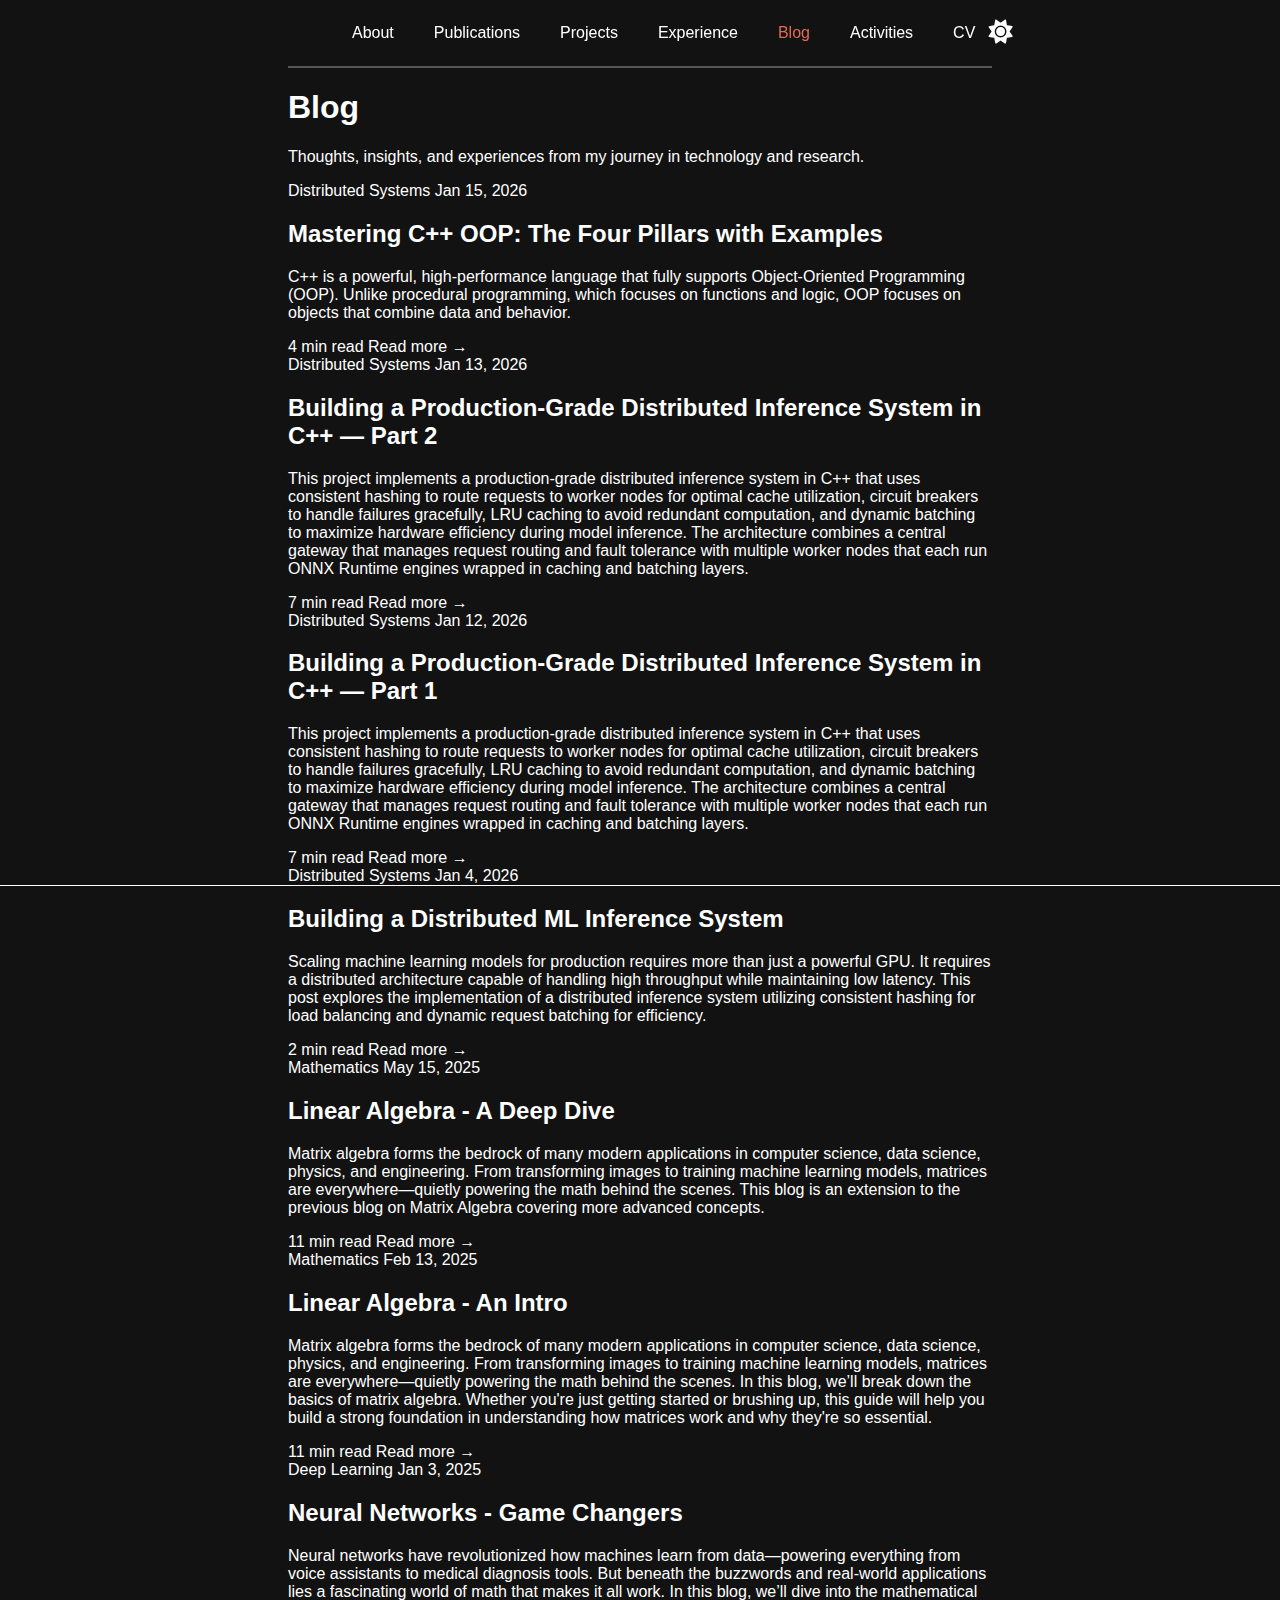
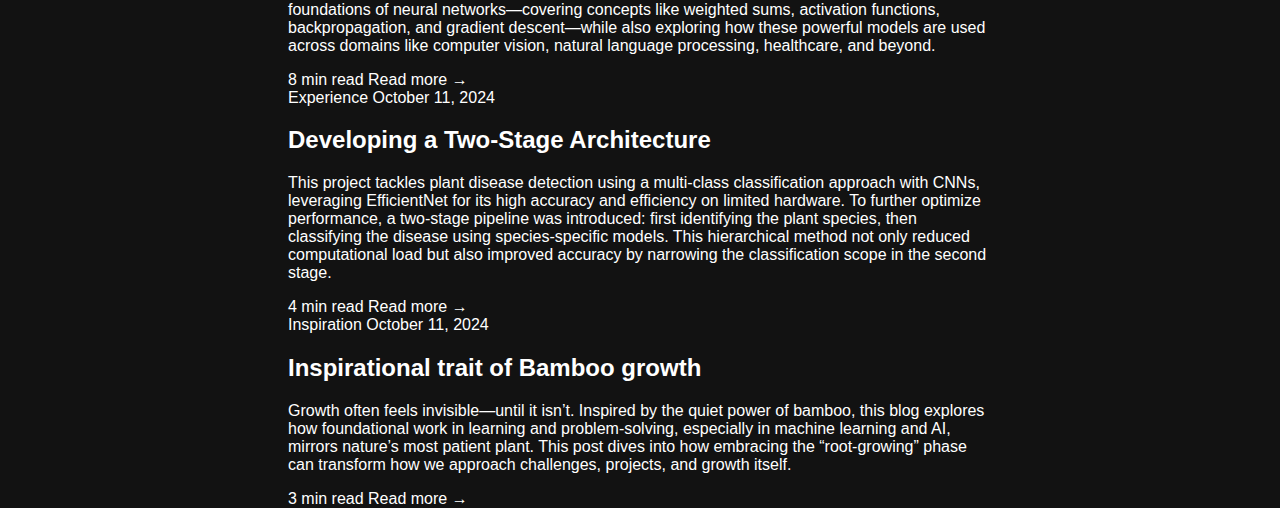
<file: blog.html>
<!DOCTYPE html>
<html lang="en" data-theme="dark">
<head>
  <meta charset="UTF-8" />
  <meta name="viewport" content="width=device-width, initial-scale=1.0"/>
  <title>Blog | Abhiram</title>
  <meta name="viewport" content="width=device-width, initial-scale=1.0">
  <meta name="description" content="Personal website of Abhiram Dodda, showcasing research, publications, and experience">
  <meta name='keywords' content='portfolio, abhiram, dodda, abhiram dodda, portfolio website, personal website'>
  <meta name='author' content='Abhiram Dodda'>
  <!-- Font Awesome -->
  <link href="https://cdnjs.cloudflare.com/ajax/libs/font-awesome/6.0.0-beta3/css/all.min.css" rel="stylesheet">
  <link rel="icon" type="image/png" sizes="32x32" href="data/img/ad.png">
  <link rel="stylesheet" href="styles.css" />
</head>
<body data-page="blog">
    <header>
        <nav class="nav-bar fixed-top">
          <div class="container nav-container">
            <button id="menu-toggle" aria-label="Toggle Menu" aria-expanded="false" class="toggle">
              <i class="fas fa-bars"></i>
            </button>
            <ul class="nav-links">
              <li><a href="index.html" class="nav-link" data-page="home">About</a></li>
              <li><a href="publications.html" class="nav-link" data-page="publications">Publications</a></li>
              <li><a href="projects.html" class="nav-link" data-page="projects">Projects</a></li>
              <li><a href="experience.html" class="nav-link" data-page="experience">Experience</a></li>
              <li><a href="blog.html" class="nav-link active" data-page="blog">Blog</a></li>
              <li><a href="activities.html" class="nav-link" data-page="activities">Activities</a></li>
              <li><a href="cv.html" class="nav-link" data-page="cv">CV</a></li>
            </ul>
            <button id="theme-toggle" aria-label="Toggle Theme">
              <i class="fas fa-sun"></i>
            </button>
          </div>
        </nav>
      </header>
  <div class="blog-container">
    <div class="fade-in-up active">
      <h1>Blog</h1>
      <p>Thoughts, insights, and experiences from my journey in technology and research.</p>
    </div>

    <div class="blog-grid">
      <div class="blog-card fade-in-right active">
        <!-- <div class="blog-image">
          <img src="data/img/matrix.png" alt="Building Effective Ensemble Models for Medical Image Analysis" loading="lazy" />
        </div> -->
        <div class="blog-content">
          <div class="blog-meta">
            <span>Distributed Systems</span>
            <span>Jan 15, 2026</span>
          </div>
          <h2 class="blog-title">Mastering C++ OOP: The Four Pillars with Examples</h2>
          <p class="blog-excerpt">C++ is a powerful, high-performance language that fully supports Object-Oriented Programming (OOP). Unlike procedural programming, which focuses on functions and logic, OOP focuses on objects that combine data and behavior. 

          </p>
          <div class="blog-meta">
            <span class="text-sm text-muted">4 min read</span>
            <a href="https://medium.com/@abhiramdodda/mastering-c-oop-the-four-pillars-with-examples-355898cf1b87" class="read-more">Read more <span>→</span></a>
          </div>
        </div>
      </div>
      <div class="blog-card fade-in-right active">
        <!-- <div class="blog-image">
          <img src="data/img/matrix.png" alt="Building Effective Ensemble Models for Medical Image Analysis" loading="lazy" />
        </div> -->
        <div class="blog-content">
          <div class="blog-meta">
            <span>Distributed Systems</span>
            <span>Jan 13, 2026</span>
          </div>
          <h2 class="blog-title">Building a Production-Grade Distributed Inference System in C++ — Part 2</h2>
          <p class="blog-excerpt">This project implements a production-grade distributed inference system in C++ that uses consistent hashing to route requests to worker nodes for optimal cache utilization, circuit breakers to handle failures gracefully, LRU caching to avoid redundant computation, and dynamic batching to maximize hardware efficiency during model inference. The architecture combines a central gateway that manages request routing and fault tolerance with multiple worker nodes that each run ONNX Runtime engines wrapped in caching and batching layers. 

          </p>
          <div class="blog-meta">
            <span class="text-sm text-muted">7 min read</span>
            <a href="https://medium.com/@abhiramdodda/building-a-production-grade-distributed-inference-system-in-c-part-2-50d0d3ba290d" class="read-more">Read more <span>→</span></a>
          </div>
        </div>
      </div>
      <div class="blog-card fade-in-right active">
        <!-- <div class="blog-image">
          <img src="data/img/matrix.png" alt="Building Effective Ensemble Models for Medical Image Analysis" loading="lazy" />
        </div> -->
        <div class="blog-content">
          <div class="blog-meta">
            <span>Distributed Systems</span>
            <span>Jan 12, 2026</span>
          </div>
          <h2 class="blog-title">Building a Production-Grade Distributed Inference System in C++ — Part 1</h2>
          <p class="blog-excerpt">This project implements a production-grade distributed inference system in C++ that uses consistent hashing to route requests to worker nodes for optimal cache utilization, circuit breakers to handle failures gracefully, LRU caching to avoid redundant computation, and dynamic batching to maximize hardware efficiency during model inference. The architecture combines a central gateway that manages request routing and fault tolerance with multiple worker nodes that each run ONNX Runtime engines wrapped in caching and batching layers. 

          </p>
          <div class="blog-meta">
            <span class="text-sm text-muted">7 min read</span>
            <a href="https://medium.com/@abhiramdodda/building-a-production-grade-distributed-inference-system-in-c-part-1-11b933d9216f" class="read-more">Read more <span>→</span></a>
          </div>
        </div>
      </div>

      <div class="blog-card fade-in-right active">
        <!-- <div class="blog-image">
          <img src="data/img/matrix.png" alt="Building Effective Ensemble Models for Medical Image Analysis" loading="lazy" />
        </div> -->
        <div class="blog-content">
          <div class="blog-meta">
            <span>Distributed Systems</span>
            <span>Jan 4, 2026</span>
          </div>
          <h2 class="blog-title">Building a Distributed ML Inference System</h2>
          <p class="blog-excerpt">Scaling machine learning models for production requires more than just a powerful GPU. It requires a distributed architecture capable of handling high throughput while maintaining low latency. This post explores the implementation of a distributed inference system utilizing consistent hashing for load balancing and dynamic request batching for efficiency.

          </p>
          <div class="blog-meta">
            <span class="text-sm text-muted">2 min read</span>
            <a href="https://medium.com/@abhiramdodda/building-a-distributed-ml-inference-system-6d8d48ad873a" class="read-more">Read more <span>→</span></a>
          </div>
        </div>
      </div>

      <div class="blog-card fade-in-right active">
        <!-- <div class="blog-image">
          <img src="data/img/matrix.png" alt="Building Effective Ensemble Models for Medical Image Analysis" loading="lazy" />
        </div> -->
        <div class="blog-content">
          <div class="blog-meta">
            <span>Mathematics</span>
            <span>May 15, 2025</span>
          </div>
          <h2 class="blog-title">Linear Algebra - A Deep Dive</h2>
          <p class="blog-excerpt">Matrix algebra forms the bedrock of many modern applications in computer science, data science, physics, and engineering. From transforming images to training machine learning models, matrices are everywhere—quietly powering the math behind the scenes. This blog is an extension to the previous blog on Matrix Algebra covering more advanced concepts.

          </p>
          <div class="blog-meta">
            <span class="text-sm text-muted">11 min read</span>
            <a href="https://abhiramdodda.notion.site/Matrix-Algebra-The-Deep-Dive-198b62a47e4580308f3ef02420f50f82" class="read-more">Read more <span>→</span></a>
          </div>
        </div>
      </div>

      <div class="blog-card fade-in-right active">
        <!-- <div class="blog-image">
          <img src="data/img/matrix.png" alt="Building Effective Ensemble Models for Medical Image Analysis" loading="lazy" />
        </div> -->
        <div class="blog-content">
          <div class="blog-meta">
            <span>Mathematics</span>
            <span>Feb 13, 2025</span>
          </div>
          <h2 class="blog-title">Linear Algebra - An Intro</h2>
          <p class="blog-excerpt">Matrix algebra forms the bedrock of many modern applications in computer science, data science, physics, and engineering. From transforming images to training machine learning models, matrices are everywhere—quietly powering the math behind the scenes. In this blog, we’ll break down the basics of matrix algebra. Whether you're just getting started or brushing up, this guide will help you build a strong foundation in understanding how matrices work and why they're so essential.

          </p>
          <div class="blog-meta">
            <span class="text-sm text-muted">11 min read</span>
            <a href="https://medium.com/@abhiramdodda/matrix-algebra-the-tip-of-the-ice-berg-f5b984242726" class="read-more">Read more <span>→</span></a>
          </div>
        </div>
      </div>

      <div class="blog-card fade-in-left active">
        <!-- <div class="blog-image">
          <img src="data/img/neural.png" alt="Deep Learning Approaches for Retinal Disease Detection" loading="lazy" />
        </div> -->
        <div class="blog-content">
          <div class="blog-meta">
            <span>Deep Learning</span>
            <span>Jan 3, 2025</span>
          </div>
          <h2 class="blog-title">Neural Networks - Game Changers</h2>
          <p class="blog-excerpt">Neural networks have revolutionized how machines learn from data—powering everything from voice assistants to medical diagnosis tools. But beneath the buzzwords and real-world applications lies a fascinating world of math that makes it all work. In this blog, we’ll dive into the mathematical foundations of neural networks—covering concepts like weighted sums, activation functions, backpropagation, and gradient descent—while also exploring how these powerful models are used across domains like computer vision, natural language processing, healthcare, and beyond.</p>
          <div class="blog-meta">
            <span class="text-sm text-muted">8 min read</span>
            <a href="https://medium.com/@abhiramdodda/neural-networks-game-changers-951e0231126e" class="read-more">Read more <span>→</span></a>
          </div>
        </div>
      </div>

      <div class="blog-card fade-in-left active">
        <!-- <div class="blog-image">
          <img src="data/img/publication_4.jpeg" alt="My Experience at Amazon ML Summer School" loading="lazy" />
        </div> -->
        <div class="blog-content">
          <div class="blog-meta">
            <span>Experience</span>
            <span>October 11, 2024</span>
          </div>
          <h2 class="blog-title">Developing a Two-Stage Architecture</h2>
          <p class="blog-excerpt">This project tackles plant disease detection using a multi-class classification approach with CNNs, leveraging EfficientNet for its high accuracy and efficiency on limited hardware. To further optimize performance, a two-stage pipeline was introduced: first identifying the plant species, then classifying the disease using species-specific models. This hierarchical method not only reduced computational load but also improved accuracy by narrowing the classification scope in the second stage.</p>
          <div class="blog-meta">
            <span class="text-sm text-muted">4 min read</span>
            <a href="https://medium.com/@abhiramdodda/why-just-one-cnn-model-a-two-stage-cnn-architecture-df877566ea8c" class="read-more">Read more <span>→</span></a>
          </div>
        </div>
      </div>

      <div class="blog-card fade-in-right active">
        <!-- <div class="blog-image">
          <img src="data/img/bamboo.png" alt="Bamboo " loading="lazy" />
        </div> -->
        <div class="blog-content">
          <div class="blog-meta">
            <span>Inspiration</span>
            <span>October 11, 2024</span>
          </div>
          <h2 class="blog-title">Inspirational trait of Bamboo growth</h2>
          <p class="blog-excerpt">Growth often feels invisible—until it isn’t. Inspired by the quiet power of bamboo, this blog explores how foundational work in learning and problem-solving, especially in machine learning and AI, mirrors nature’s most patient plant. This post dives into how embracing the “root-growing” phase can transform how we approach challenges, projects, and growth itself.</p>
          <div class="blog-meta">
            <span class="text-sm text-muted">3 min read</span>
            <a href="https://medium.com/@abhiramdodda/inspiration-from-bamboo-d1d000e8eef3" class="read-more">Read more <span>→</span></a>
          </div>
        </div>
      </div>

      <!-- <div class="blog-card fade-in-left active">
        <div class="blog-image">
          <img src="https://images.pexels.com/photos/5198252/pexels-photo-5198252.jpeg?auto=compress&cs=tinysrgb&w=1260&h=750&dpr=1" alt="The Importance of Research Publication for Undergraduate Students" loading="lazy" />
        </div>
        <div class="blog-content">
          <div class="blog-meta">
            <span>Academic</span>
            <span>February 15, 2025</span>
          </div>
          <h2 class="blog-title">The Importance of Research Publication for Undergraduate Students</h2>
          <p class="blog-excerpt">Why undergraduate students should consider publishing research papers and how it can benefit their academic and professional growth.</p>
          <div class="blog-meta">
            <span class="text-sm text-muted">4 min read</span>
            <a href="/blog/5" class="read-more">Read more <span>→</span></a>
          </div>
        </div>
      </div>

       -->
    </div>

    <div class="false-div"></div>
  </div>
  <footer class="footer">
    <div class="footer-content">
        <p></p>
    </div>
  </footer>
  <script src="script.js"></script>
</body>
</html>
</file>
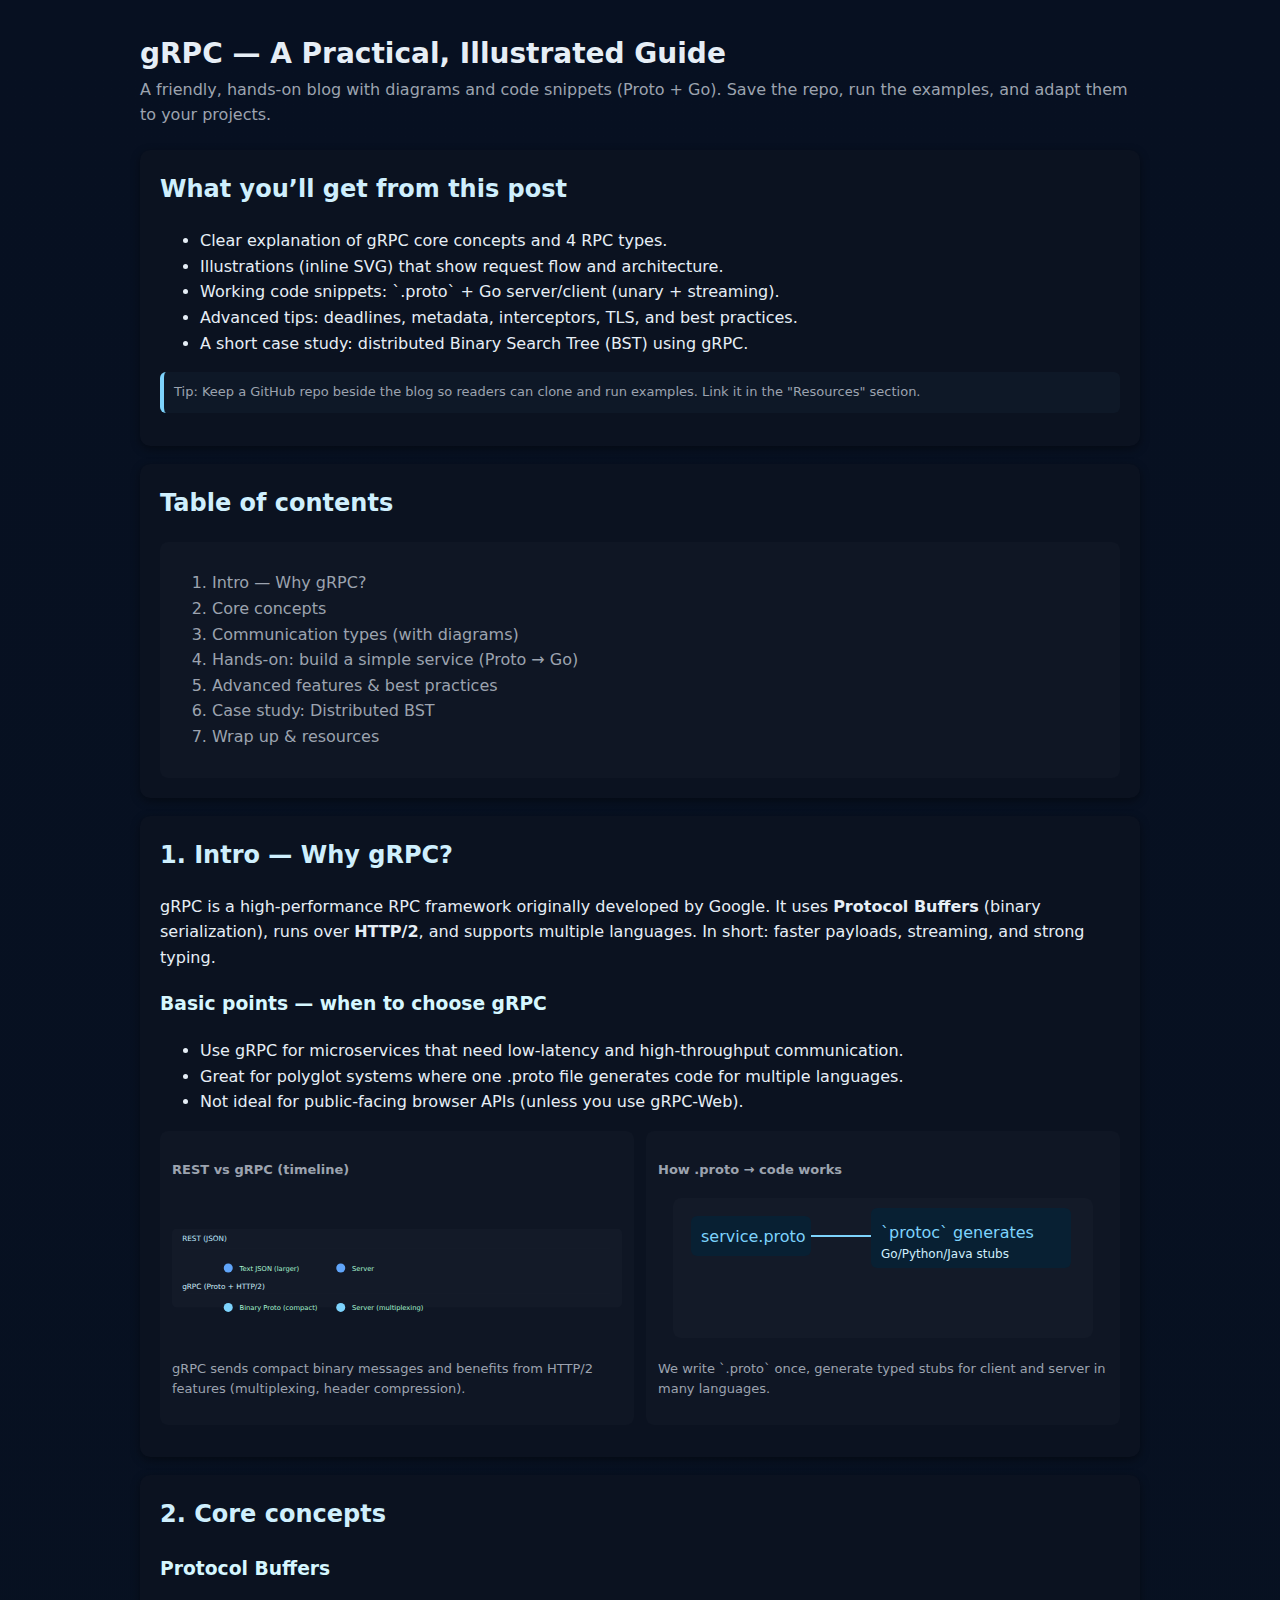
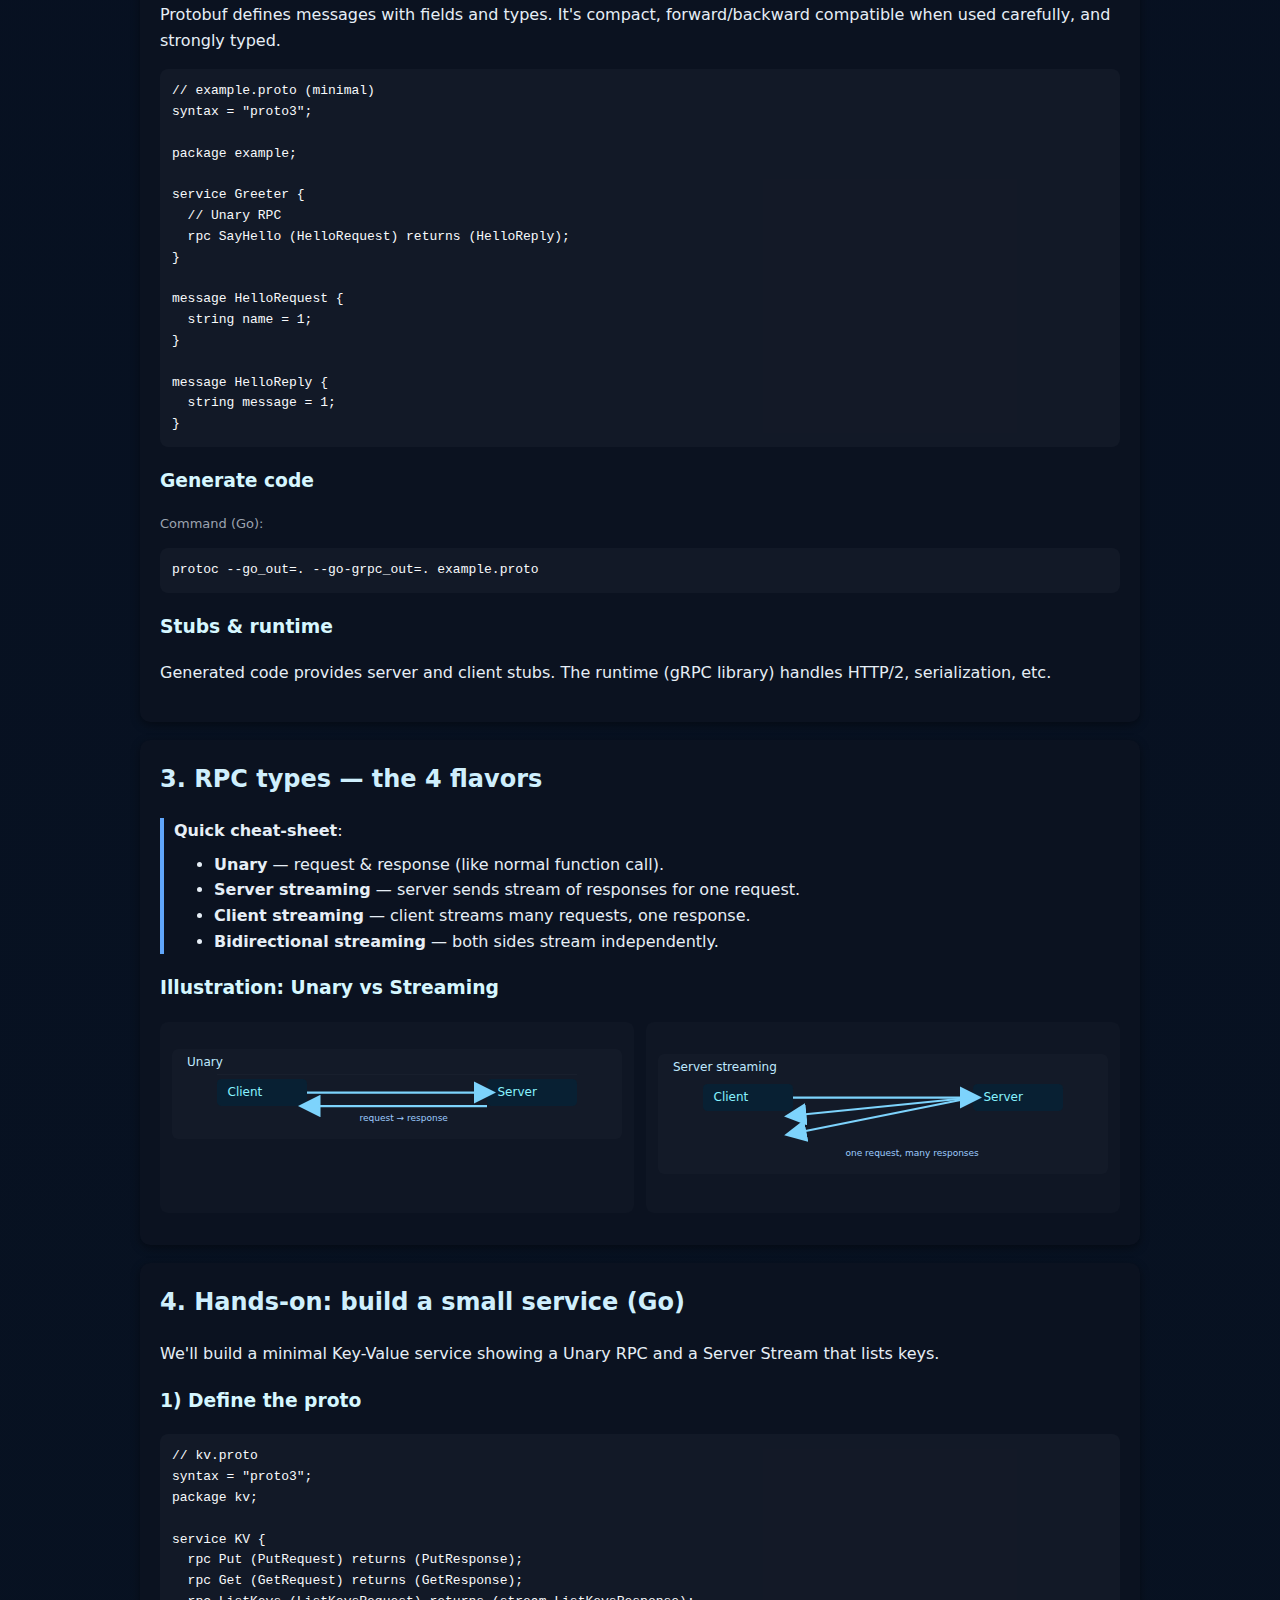
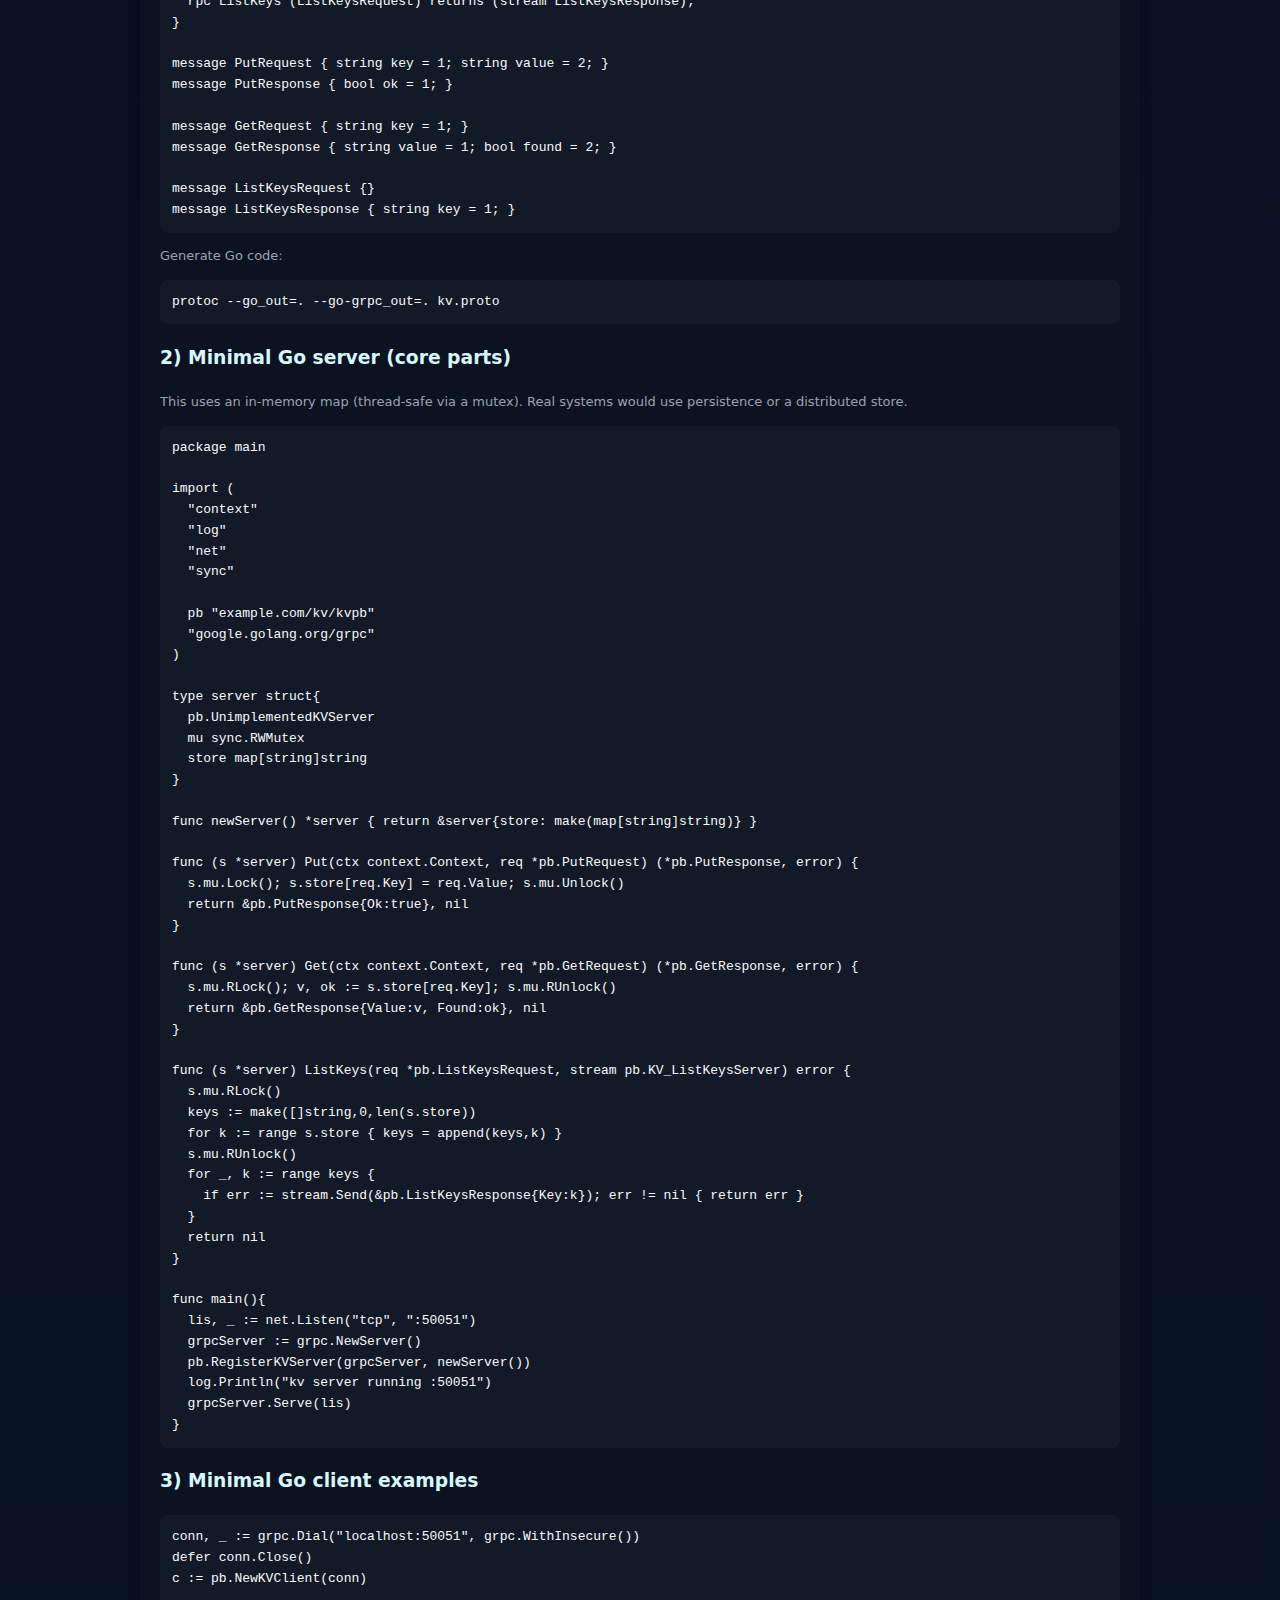
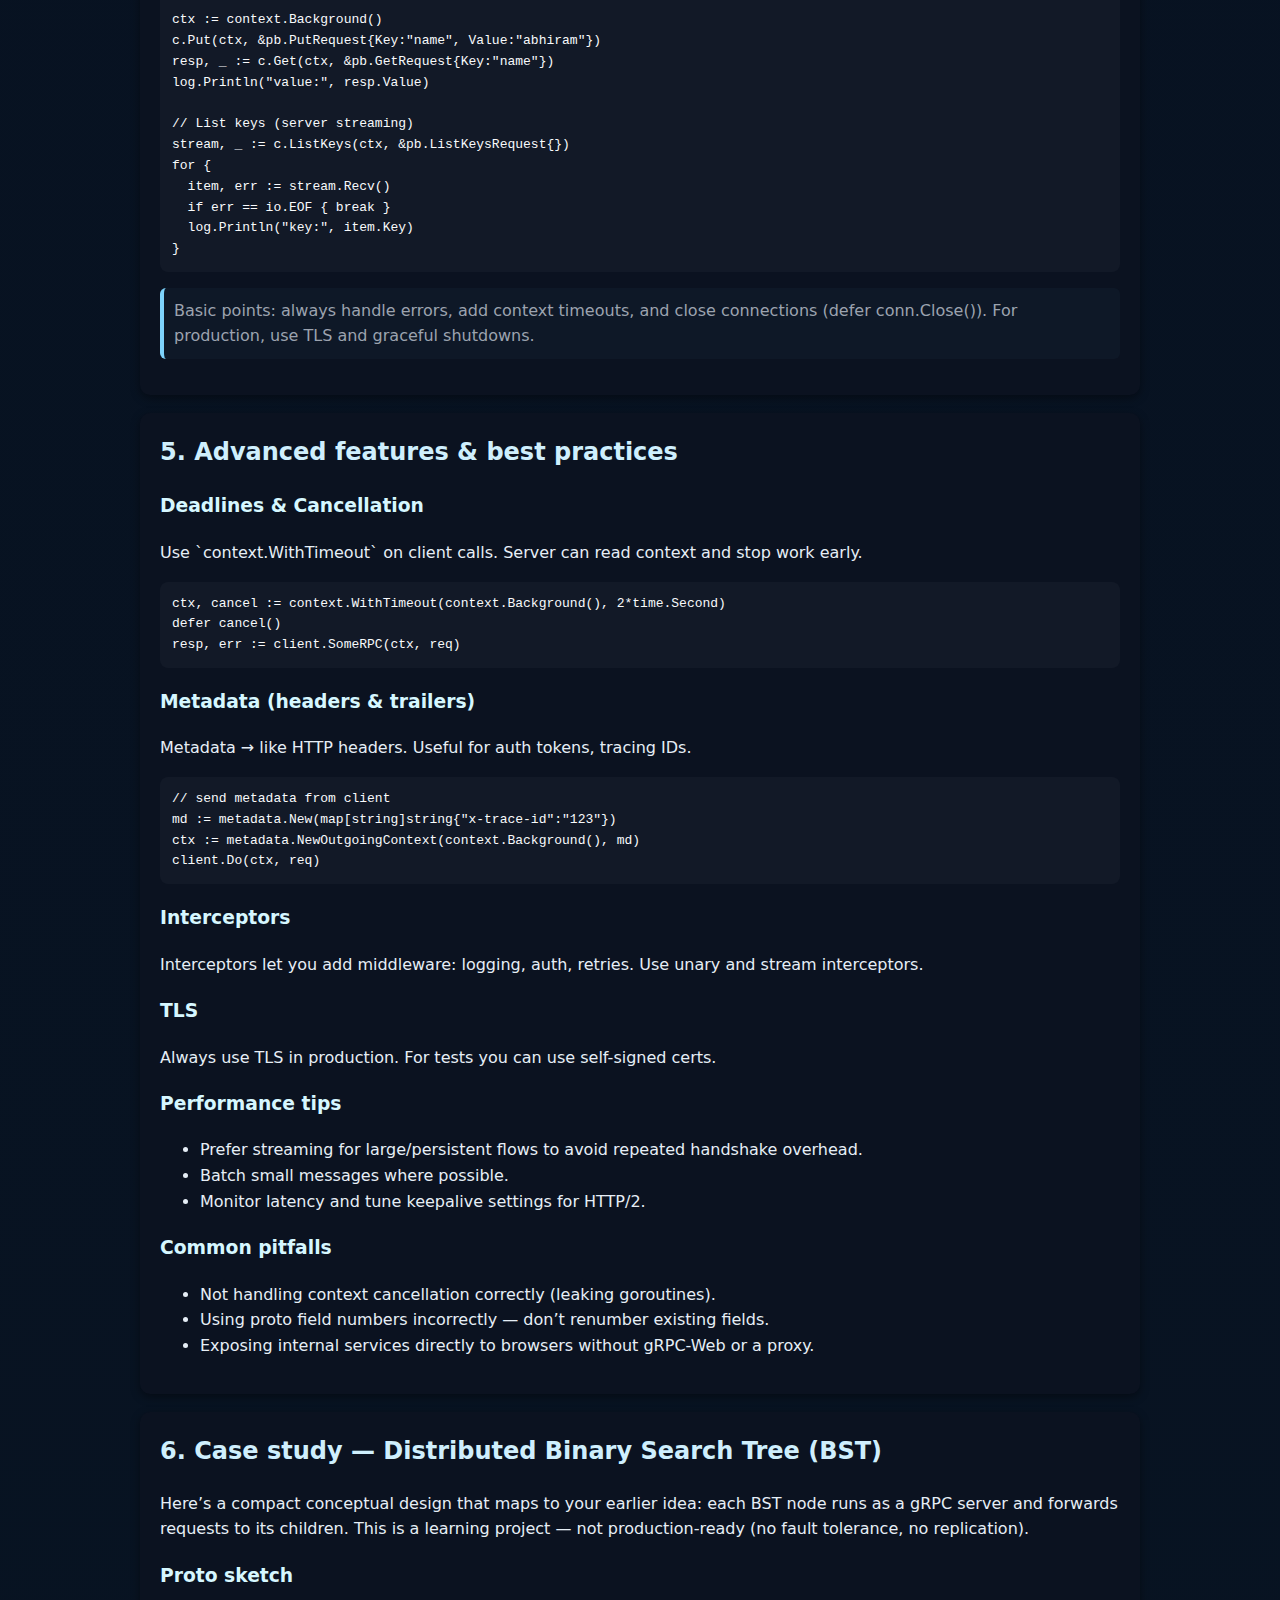
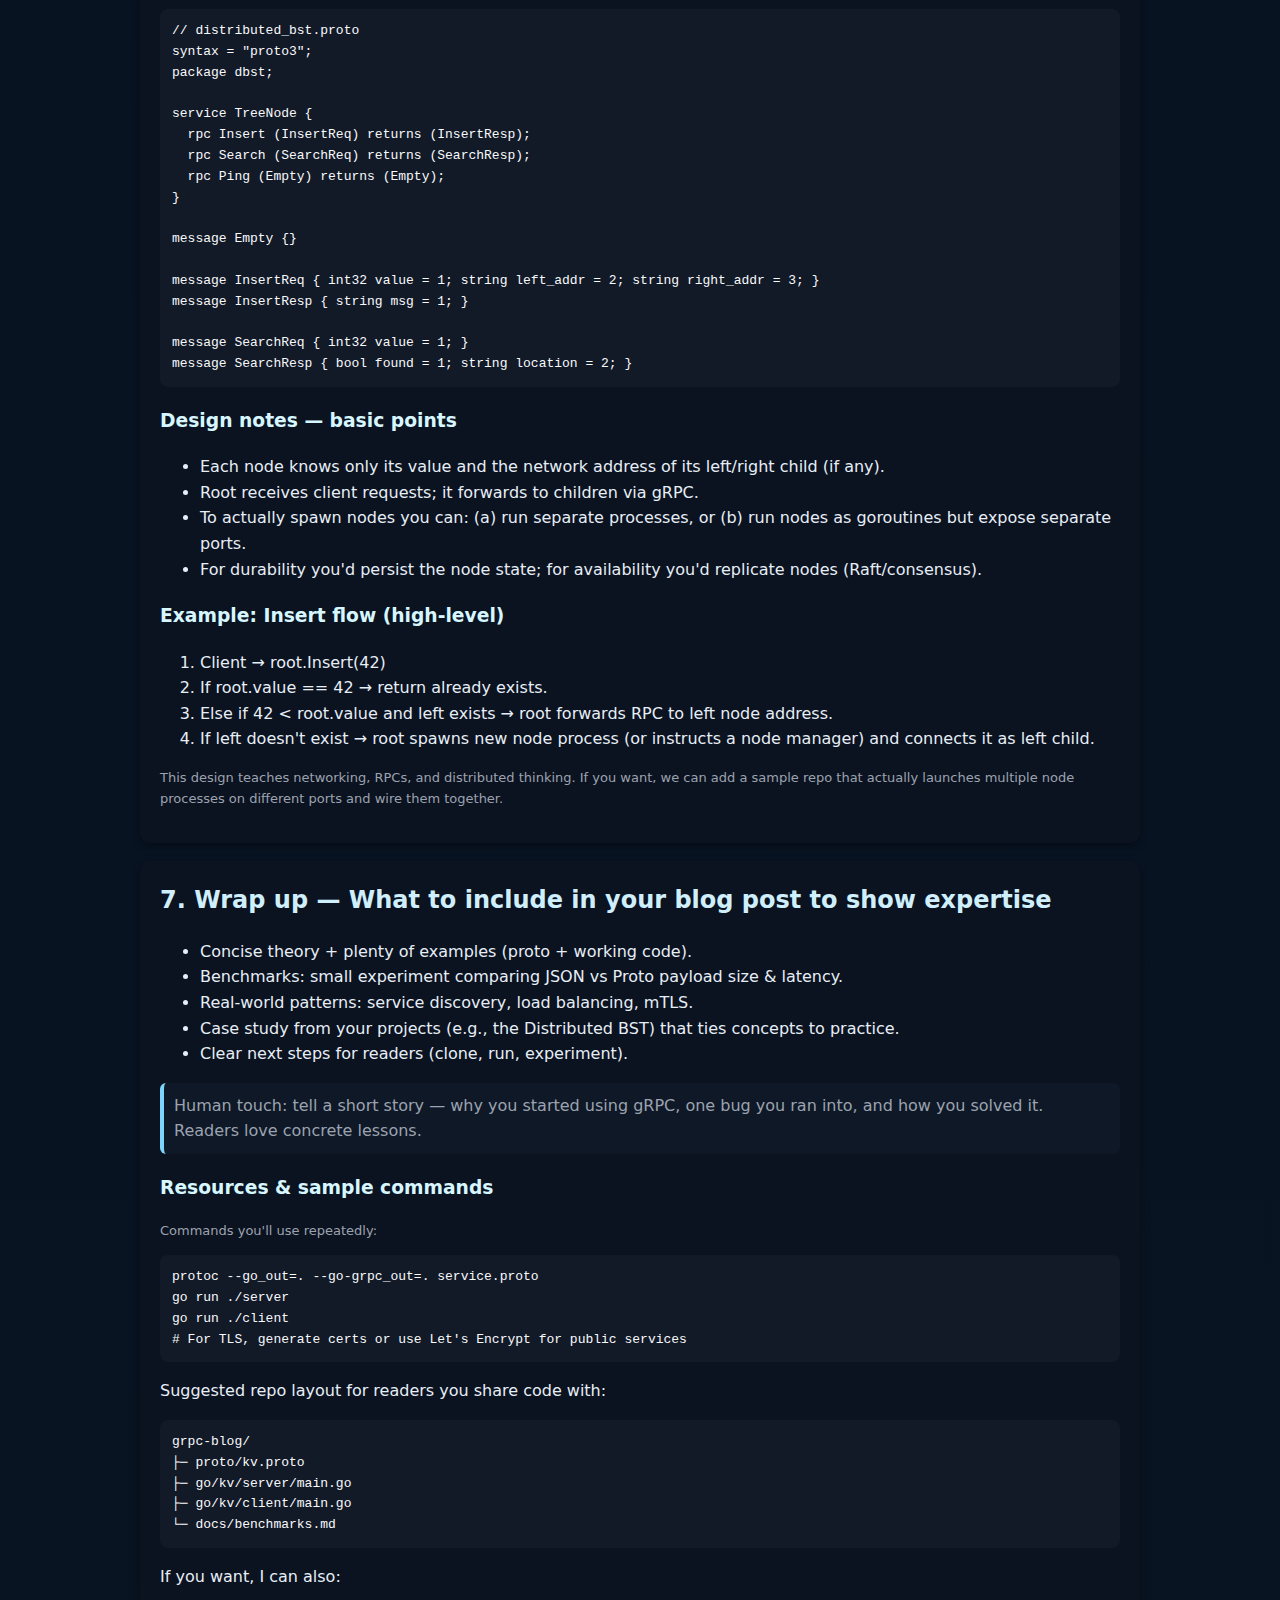
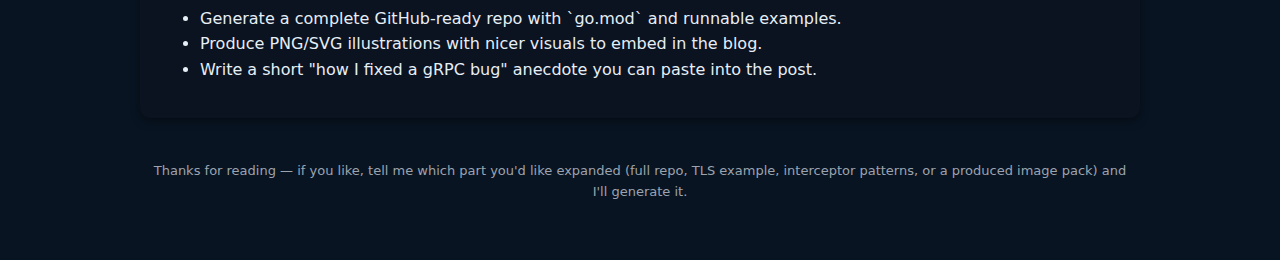
<file: grpc_blog.html>
<!doctype html>
<html lang="en">
<head>
  <meta charset="utf-8" />
  <meta name="viewport" content="width=device-width,initial-scale=1" />
  <title>gRPC — A Practical, Illustrated Guide</title>
  <style>
    :root{
      --bg:#0f1724;
      --card:#0b1220;
      --accent:#7dd3fc;
      --muted:#9ca3af;
      --glass: rgba(255,255,255,0.03);
      --mono: "SFMono-Regular", Menlo, Monaco, "Courier New", monospace;
    }
    body{
      margin:0;
      font-family: Inter, ui-sans-serif, system-ui, -apple-system, "Segoe UI", Roboto, "Helvetica Neue", Arial;
      background: linear-gradient(180deg, #071021 0%, #081422 100%);
      color:#e6eef6;
      line-height:1.6;
      padding:32px;
    }
    .container{ max-width:1000px; margin:0 auto; }
    header{ display:flex; align-items:center; gap:16px; margin-bottom:22px; }
    header h1{ margin:0; font-size:28px; }
    header p{ margin:0; color:var(--muted); }
    .hero{
      background:linear-gradient(90deg, rgba(125,211,252,0.06), rgba(99,102,241,0.03));
      border-radius:12px;
      padding:18px;
      box-shadow: 0 6px 30px rgba(2,6,23,0.6);
      margin-bottom:18px;
    }
    .section{ background:var(--card); border-radius:10px; padding:20px; margin-bottom:18px; box-shadow: 0 3px 10px rgba(0,0,0,0.4); }
    h2{ margin-top:0; color: #cfeffd; }
    h3{ color:#d6f7ff; }
    .muted{ color:var(--muted); }
    pre{ background:var(--glass); padding:12px; border-radius:8px; overflow:auto; font-family:var(--mono); font-size:13px; color:#dbeafe; }
    code{ font-family:var(--mono); color:#f8fafc; }
    .note{ background: rgba(125,211,252,0.03); border-left:4px solid var(--accent); padding:10px; border-radius:6px; color:var(--muted); }
    ul{ margin-top:8px; }
    .diagram{ display:flex; gap:12px; flex-wrap:wrap; margin:12px 0; }
    .svg-card{ background:rgba(255,255,255,0.02); padding:12px; border-radius:8px; flex:1 1 320px; }
    footer{ text-align:center; color:var(--muted); padding:12px; margin-top:18px; }
    .toc{ background:rgba(255,255,255,0.02); padding:12px; border-radius:8px; color:var(--muted); }
    .btn{ display:inline-block; padding:8px 12px; background:var(--accent); color:#032; font-weight:600; border-radius:8px; text-decoration:none; margin-right:8px; }
    .small{ font-size:13px; color:var(--muted); }
    .callout{ border-left:4px solid #60a5fa; padding-left:10px; margin:10px 0; }
    .code-meta{ margin-bottom:8px; color:var(--muted); font-size:13px; }
  </style>
</head>
<body>
  <div class="container">
    <header>
      <div>
        <h1>gRPC — A Practical, Illustrated Guide</h1>
        <p class="muted">A friendly, hands-on blog with diagrams and code snippets (Proto + Go). Save the repo, run the examples, and adapt them to your projects.</p>
      </div>
    </header>

    <section class="hero section">
      <h2>What you’ll get from this post</h2>
      <ul>
        <li>Clear explanation of gRPC core concepts and 4 RPC types.</li>
        <li>Illustrations (inline SVG) that show request flow and architecture.</li>
        <li>Working code snippets: `.proto` + Go server/client (unary + streaming).</li>
        <li>Advanced tips: deadlines, metadata, interceptors, TLS, and best practices.</li>
        <li>A short case study: distributed Binary Search Tree (BST) using gRPC.</li>
      </ul>
      <p class="note small">Tip: Keep a GitHub repo beside the blog so readers can clone and run examples. Link it in the "Resources" section.</p>
    </section>

    <section class="section">
      <h2>Table of contents</h2>
      <div class="toc">
        <ol>
          <li>Intro — Why gRPC?</li>
          <li>Core concepts</li>
          <li>Communication types (with diagrams)</li>
          <li>Hands-on: build a simple service (Proto → Go)</li>
          <li>Advanced features & best practices</li>
          <li>Case study: Distributed BST</li>
          <li>Wrap up & resources</li>
        </ol>
      </div>
    </section>

    <!-- INTRO -->
    <section class="section">
      <h2>1. Intro — Why gRPC?</h2>
      <p>gRPC is a high-performance RPC framework originally developed by Google. It uses <strong>Protocol Buffers</strong> (binary serialization), runs over <strong>HTTP/2</strong>, and supports multiple languages. In short: faster payloads, streaming, and strong typing.</p>

      <h3>Basic points — when to choose gRPC</h3>
      <ul>
        <li>Use gRPC for microservices that need low-latency and high-throughput communication.</li>
        <li>Great for polyglot systems where one .proto file generates code for multiple languages.</li>
        <li>Not ideal for public-facing browser APIs (unless you use gRPC-Web).</li>
      </ul>

      <div class="diagram">
        <div class="svg-card">
          <h4 class="small">REST vs gRPC (timeline)</h4>
          <svg width="100%" height="140" viewBox="0 0 800 140" xmlns="http://www.w3.org/2000/svg">
            <rect x="0" y="0" width="800" height="140" rx="8" fill="rgba(255,255,255,0.02)"/>
            <text x="18" y="22" fill="#bfe9ff" font-size="13">REST (JSON)</text>
            <line x1="18" y1="36" x2="780" y2="36" stroke="rgba(255,255,255,0.03)"/>
            <circle cx="100" cy="70" r="8" fill="#60a5fa" /><text x="120" y="75" fill="#a7f3d0" font-size="12">Text JSON (larger)</text>
            <circle cx="300" cy="70" r="8" fill="#60a5fa" /><text x="320" y="75" fill="#a7f3d0" font-size="12">Server</text>
            <text x="18" y="108" fill="#cfeffd" font-size="13">gRPC (Proto + HTTP/2)</text>
            <line x1="18" y1="116" x2="780" y2="116" stroke="rgba(255,255,255,0.03)"/>
            <circle cx="100" cy="150" r="0" fill="transparent"/>
            <circle cx="100" cy="140" r="8" fill="#7dd3fc"/><text x="120" y="145" fill="#a7f3d0" font-size="12">Binary Proto (compact)</text>
            <circle cx="300" cy="140" r="8" fill="#7dd3fc"/><text x="320" y="145" fill="#a7f3d0" font-size="12">Server (multiplexing)</text>
          </svg>
          <p class="small muted">gRPC sends compact binary messages and benefits from HTTP/2 features (multiplexing, header compression).</p>
        </div>

        <div class="svg-card">
          <h4 class="small">How .proto → code works</h4>
          <svg width="100%" height="140" viewBox="0 0 420 140" xmlns="http://www.w3.org/2000/svg">
            <rect x="0" y="0" width="420" height="140" rx="8" fill="rgba(255,255,255,0.02)"/>
            <rect x="18" y="18" width="120" height="40" rx="6" fill="#082033"/><text x="28" y="44" fill="#7dd3fc">service.proto</text>
            <path d="M138,38 L198,38" stroke="#7dd3fc" stroke-width="2" />
            <rect x="198" y="10" width="200" height="60" rx="6" fill="#082033"/><text x="208" y="40" fill="#7dd3fc">`protoc` generates</text>
            <text x="208" y="60" fill="#cfeffd" font-size="12">Go/Python/Java stubs</text>
          </svg>
          <p class="small muted">We write `.proto` once, generate typed stubs for client and server in many languages.</p>
        </div>
      </div>
    </section>

    <!-- CORE CONCEPTS -->
    <section class="section">
      <h2>2. Core concepts</h2>
      <h3>Protocol Buffers</h3>
      <p>Protobuf defines messages with fields and types. It's compact, forward/backward compatible when used carefully, and strongly typed.</p>
      <pre><code>// example.proto (minimal)
syntax = "proto3";

package example;

service Greeter {
  // Unary RPC
  rpc SayHello (HelloRequest) returns (HelloReply);
}

message HelloRequest {
  string name = 1;
}

message HelloReply {
  string message = 1;
}
</code></pre>

      <h3>Generate code</h3>
      <p class="small muted">Command (Go):</p>
      <pre><code>protoc --go_out=. --go-grpc_out=. example.proto</code></pre>

      <h3>Stubs & runtime</h3>
      <p>Generated code provides server and client stubs. The runtime (gRPC library) handles HTTP/2, serialization, etc.</p>
    </section>

    <!-- COMMUNICATION TYPES -->
    <section class="section">
      <h2>3. RPC types — the 4 flavors</h2>

      <div class="callout">
        <strong>Quick cheat-sheet</strong>:
        <ul>
          <li><strong>Unary</strong> — request & response (like normal function call).</li>
          <li><strong>Server streaming</strong> — server sends stream of responses for one request.</li>
          <li><strong>Client streaming</strong> — client streams many requests, one response.</li>
          <li><strong>Bidirectional streaming</strong> — both sides stream independently.</li>
        </ul>
      </div>

      <h3>Illustration: Unary vs Streaming</h3>
      <div class="diagram">
        <div class="svg-card">
          <svg width="100%" height="120" viewBox="0 0 600 120" xmlns="http://www.w3.org/2000/svg">
            <rect x="0" y="0" width="600" height="120" rx="8" fill="rgba(255,255,255,0.02)"/>
            <text x="20" y="22" fill="#bfe9ff">Unary</text>
            <line x1="60" y1="34" x2="540" y2="34" stroke="rgba(255,255,255,0.03)"/>
            <rect x="60" y="40" width="120" height="36" rx="6" fill="#082033"/><text x="74" y="62" fill="#87f3ff">Client</text>
            <rect x="420" y="40" width="120" height="36" rx="6" fill="#082033"/><text x="434" y="62" fill="#87f3ff">Server</text>
            <path d="M180,58 L420,58" stroke="#7dd3fc" stroke-width="3" marker-end="url(#arrow)"/>
            <path d="M420,76 L180,76" stroke="#7dd3fc" stroke-width="3" marker-end="url(#arrow)"/>
            <defs><marker id="arrow" markerWidth="10" markerHeight="10" refX="6" refY="5" orient="auto"><path d="M0,0 L10,5 L0,10 z" fill="#7dd3fc"/></marker></defs>
            <text x="250" y="96" fill="#9ecbfd" font-size="12">request → response</text>
          </svg>
        </div>

        <div class="svg-card">
          <svg width="100%" height="160" viewBox="0 0 600 160" xmlns="http://www.w3.org/2000/svg">
            <rect x="0" y="0" width="600" height="160" rx="8" fill="rgba(255,255,255,0.02)"/>
            <text x="20" y="22" fill="#bfe9ff">Server streaming</text>
            <rect x="60" y="40" width="120" height="36" rx="6" fill="#082033"/><text x="74" y="62" fill="#87f3ff">Client</text>
            <rect x="420" y="40" width="120" height="36" rx="6" fill="#082033"/><text x="434" y="62" fill="#87f3ff">Server</text>
            <path d="M180,58 L420,58" stroke="#7dd3fc" stroke-width="3" marker-end="url(#arrow2)"/>
            <path d="M420,58 L180,82" stroke="#7dd3fc" stroke-width="3" marker-end="url(#arrow2)"/>
            <path d="M420,58 L180,106" stroke="#7dd3fc" stroke-width="3" marker-end="url(#arrow2)"/>
            <defs><marker id="arrow2" markerWidth="10" markerHeight="10" refX="6" refY="5" orient="auto"><path d="M0,0 L10,5 L0,10 z" fill="#7dd3fc"/></marker></defs>
            <text x="250" y="136" fill="#9ecbfd" font-size="12">one request, many responses</text>
          </svg>
        </div>
      </div>
    </section>

    <!-- HANDS-ON -->
    <section class="section">
      <h2>4. Hands-on: build a small service (Go)</h2>
      <p>We'll build a minimal Key-Value service showing a Unary RPC and a Server Stream that lists keys.</p>

      <h3>1) Define the proto</h3>
      <pre><code>// kv.proto
syntax = "proto3";
package kv;

service KV {
  rpc Put (PutRequest) returns (PutResponse);
  rpc Get (GetRequest) returns (GetResponse);
  rpc ListKeys (ListKeysRequest) returns (stream ListKeysResponse);
}

message PutRequest { string key = 1; string value = 2; }
message PutResponse { bool ok = 1; }

message GetRequest { string key = 1; }
message GetResponse { string value = 1; bool found = 2; }

message ListKeysRequest {}
message ListKeysResponse { string key = 1; }
</code></pre>

      <p class="code-meta small muted">Generate Go code:</p>
      <pre><code>protoc --go_out=. --go-grpc_out=. kv.proto</code></pre>

      <h3>2) Minimal Go server (core parts)</h3>
      <p class="small muted">This uses an in-memory map (thread-safe via a mutex). Real systems would use persistence or a distributed store.</p>
      <pre><code>package main

import (
  "context"
  "log"
  "net"
  "sync"

  pb "example.com/kv/kvpb"
  "google.golang.org/grpc"
)

type server struct{
  pb.UnimplementedKVServer
  mu sync.RWMutex
  store map[string]string
}

func newServer() *server { return &server{store: make(map[string]string)} }

func (s *server) Put(ctx context.Context, req *pb.PutRequest) (*pb.PutResponse, error) {
  s.mu.Lock(); s.store[req.Key] = req.Value; s.mu.Unlock()
  return &pb.PutResponse{Ok:true}, nil
}

func (s *server) Get(ctx context.Context, req *pb.GetRequest) (*pb.GetResponse, error) {
  s.mu.RLock(); v, ok := s.store[req.Key]; s.mu.RUnlock()
  return &pb.GetResponse{Value:v, Found:ok}, nil
}

func (s *server) ListKeys(req *pb.ListKeysRequest, stream pb.KV_ListKeysServer) error {
  s.mu.RLock()
  keys := make([]string,0,len(s.store))
  for k := range s.store { keys = append(keys,k) }
  s.mu.RUnlock()
  for _, k := range keys {
    if err := stream.Send(&pb.ListKeysResponse{Key:k}); err != nil { return err }
  }
  return nil
}

func main(){
  lis, _ := net.Listen("tcp", ":50051")
  grpcServer := grpc.NewServer()
  pb.RegisterKVServer(grpcServer, newServer())
  log.Println("kv server running :50051")
  grpcServer.Serve(lis)
}</code></pre>

      <h3>3) Minimal Go client examples</h3>
      <pre><code>conn, _ := grpc.Dial("localhost:50051", grpc.WithInsecure())
defer conn.Close()
c := pb.NewKVClient(conn)

ctx := context.Background()
c.Put(ctx, &pb.PutRequest{Key:"name", Value:"abhiram"})
resp, _ := c.Get(ctx, &pb.GetRequest{Key:"name"})
log.Println("value:", resp.Value)

// List keys (server streaming)
stream, _ := c.ListKeys(ctx, &pb.ListKeysRequest{})
for {
  item, err := stream.Recv()
  if err == io.EOF { break }
  log.Println("key:", item.Key)
}</code></pre>

      <p class="note">Basic points: always handle errors, add context timeouts, and close connections (defer conn.Close()). For production, use TLS and graceful shutdowns.</p>
    </section>

    <!-- ADVANCED -->
    <section class="section">
      <h2>5. Advanced features & best practices</h2>

      <h3>Deadlines & Cancellation</h3>
      <p>Use `context.WithTimeout` on client calls. Server can read context and stop work early.</p>
      <pre><code>ctx, cancel := context.WithTimeout(context.Background(), 2*time.Second)
defer cancel()
resp, err := client.SomeRPC(ctx, req)
</code></pre>

      <h3>Metadata (headers & trailers)</h3>
      <p>Metadata → like HTTP headers. Useful for auth tokens, tracing IDs.</p>
      <pre><code>// send metadata from client
md := metadata.New(map[string]string{"x-trace-id":"123"})
ctx := metadata.NewOutgoingContext(context.Background(), md)
client.Do(ctx, req)</code></pre>

      <h3>Interceptors</h3>
      <p>Interceptors let you add middleware: logging, auth, retries. Use unary and stream interceptors.</p>
      <h3>TLS</h3>
      <p>Always use TLS in production. For tests you can use self-signed certs.</p>

      <h3>Performance tips</h3>
      <ul>
        <li>Prefer streaming for large/persistent flows to avoid repeated handshake overhead.</li>
        <li>Batch small messages where possible.</li>
        <li>Monitor latency and tune keepalive settings for HTTP/2.</li>
      </ul>

      <h3>Common pitfalls</h3>
      <ul>
        <li>Not handling context cancellation correctly (leaking goroutines).</li>
        <li>Using proto field numbers incorrectly — don’t renumber existing fields.</li>
        <li>Exposing internal services directly to browsers without gRPC-Web or a proxy.</li>
      </ul>
    </section>

    <!-- CASE STUDY -->
    <section class="section">
      <h2>6. Case study — Distributed Binary Search Tree (BST)</h2>
      <p>Here’s a compact conceptual design that maps to your earlier idea: each BST node runs as a gRPC server and forwards requests to its children. This is a learning project — not production-ready (no fault tolerance, no replication).</p>

      <h3>Proto sketch</h3>
      <pre><code>// distributed_bst.proto
syntax = "proto3";
package dbst;

service TreeNode {
  rpc Insert (InsertReq) returns (InsertResp);
  rpc Search (SearchReq) returns (SearchResp);
  rpc Ping (Empty) returns (Empty);
}

message Empty {}

message InsertReq { int32 value = 1; string left_addr = 2; string right_addr = 3; }
message InsertResp { string msg = 1; }

message SearchReq { int32 value = 1; }
message SearchResp { bool found = 1; string location = 2; }
</code></pre>

      <h3>Design notes — basic points</h3>
      <ul>
        <li>Each node knows only its value and the network address of its left/right child (if any).</li>
        <li>Root receives client requests; it forwards to children via gRPC.</li>
        <li>To actually spawn nodes you can: (a) run separate processes, or (b) run nodes as goroutines but expose separate ports.</li>
        <li>For durability you'd persist the node state; for availability you'd replicate nodes (Raft/consensus).</li>
      </ul>

      <h3>Example: Insert flow (high-level)</h3>
      <ol>
        <li>Client → root.Insert(42)</li>
        <li>If root.value == 42 → return already exists.</li>
        <li>Else if 42 &lt; root.value and left exists → root forwards RPC to left node address.</li>
        <li>If left doesn't exist → root spawns new node process (or instructs a node manager) and connects it as left child.</li>
      </ol>

      <p class="small muted">This design teaches networking, RPCs, and distributed thinking. If you want, we can add a sample repo that actually launches multiple node processes on different ports and wire them together.</p>
    </section>

    <!-- CONCLUSION -->
    <section class="section">
      <h2>7. Wrap up — What to include in your blog post to show expertise</h2>
      <ul>
        <li>Concise theory + plenty of examples (proto + working code).</li>
        <li>Benchmarks: small experiment comparing JSON vs Proto payload size & latency.</li>
        <li>Real-world patterns: service discovery, load balancing, mTLS.</li>
        <li>Case study from your projects (e.g., the Distributed BST) that ties concepts to practice.</li>
        <li>Clear next steps for readers (clone, run, experiment).</li>
      </ul>

      <p class="note">Human touch: tell a short story — why you started using gRPC, one bug you ran into, and how you solved it. Readers love concrete lessons.</p>

      <h3>Resources & sample commands</h3>
      <p class="small muted">Commands you'll use repeatedly:</p>
      <pre><code>protoc --go_out=. --go-grpc_out=. service.proto
go run ./server
go run ./client
# For TLS, generate certs or use Let's Encrypt for public services
</code></pre>

      <p>Suggested repo layout for readers you share code with:</p>
      <pre><code>grpc-blog/
├─ proto/kv.proto
├─ go/kv/server/main.go
├─ go/kv/client/main.go
└─ docs/benchmarks.md
</code></pre>

      <p>If you want, I can also:</p>
      <ul>
        <li>Generate a complete GitHub-ready repo with `go.mod` and runnable examples.</li>
        <li>Produce PNG/SVG illustrations with nicer visuals to embed in the blog.</li>
        <li>Write a short "how I fixed a gRPC bug" anecdote you can paste into the post.</li>
      </ul>
    </section>

    <footer>
      <p class="small muted">Thanks for reading — if you like, tell me which part you'd like expanded (full repo, TLS example, interceptor patterns, or a produced image pack) and I'll generate it.</p>
    </footer>

  </div>
</body>
</html>
</file>
<file: styles.css>
/* Root theme variables */
:root {
    --bg-color: #ffffff;
    --text-color: #000000;
    --link-hover-bg: #e0e0e0;
    --link-active-bg: #d6d6d6;
    --border-color: #cccccc;
    --border: 100 px;
  }
  
  [data-theme="dark"] {
    --bg-color: #121212;
    --text-color: #ffffff;
    --link-hover-bg: #333333;
    --link-active-bg: #444444;
    --border-color: #555555;
  }
  
  /* General styles */
  body {
    margin: 0;
    font-family: Arial, sans-serif;
    background-color: var(--bg-color);
    color: var(--text-color);
    transition: background-color 0.3s ease, color 0.3s ease;
    border: 100px;
    box-sizing: border-box;
    display: flex;
    flex-direction: column;
    justify-content: center;
    width: 55%;
    margin: 0 auto;
  }
  
  nav {
    border-bottom: 2px solid var(--border-color);
    padding: 0.5rem 1rem;
    display: flex;
    align-items: center;
    justify-content: space-between;
    position: sticky;
    top: 0;
    z-index: 1000;
  }
  
  .nav-container {
    display: flex;
    justify-content: space-between;
    align-items: center;
    width: 100%;
  }

  a {
    color: inherit;
    text-decoration: none; /* Removes underline from link */
}
  
  .nav-links {
    display: flex;
    list-style: none;
    gap: 1.5rem;
  }
  
  .nav-links a {
    text-decoration: none;
    color: var(--text-color);
    padding: 0.5rem;
    border-radius: 5px;
    transition: background-color 0.3s ease;
  }
  
  .nav-link:hover {
    color: #FF4500; /* Deep Orange */
  }
  
  .nav-link.active {
    color: #E16A54; /* Orange */
  }
  
  /* Theme toggle button */
  #theme-toggle {
    background: none;
    border: none;
    cursor: pointer;
    color: var(--text-color);
    font-size: 1.5rem;
  }

  #theme-toggle:hover {
    transform: rotate(15deg);
  }
  
  /* Mobile menu toggle */
  #menu-toggle {
    display: none;
    font-size: 1.5rem;
    background: none;
    border: none;
    cursor: pointer;
    color: var(--text-color);
  }
  
  /* Mobile styles */
  @media (max-width: 768px) {
    .nav-links {
      display: none;
      flex-direction: column;
      position: absolute;
      top: 70px;
      right: 20px;
      background-color: var(--bg-color);
      border: 1px solid var(--border-color);
      padding: 1rem;
      border-radius: 8px;
    }
  
    .nav-links.active {
      display: flex;
    }
  
    #menu-toggle {
      display: block;
    }
  }
  
  /* Project Page Styles */
.projects-container {
    display: flex;
    flex-wrap: wrap;
    justify-content: center;
    gap: 1.5rem;
    margin-top: 2rem;
}

.project-card {
    border: 1px solid #ddd;
    border-radius: 8px;
    width: 300px;
    overflow: hidden;
    box-shadow: 0 4px 6px rgba(0, 0, 0, 0.1);
    transition: transform 0.2s ease-in-out;
}

.project-card:hover {
    transform: scale(1.05);
}

.project-image {
    width: 100%;
    height: 180px;
    object-fit: cover;
}

.project-info {
    padding: 1rem;
    text-align: center;
}

.project-info h3 {
    color: #007bff;
    margin-bottom: 0.5rem;
}

.github-link {
    display: inline-block;
    margin-top: 1rem;
    color: #333;
    text-decoration: none;
    font-size: 1rem;
}

.github-link i {
    margin-right: 0.5rem;
}

.github-link:hover {
    color: #007bff;
}

/* Intro */

.container.intro {
    display: flex;
    justify-content: space-between;
    align-items: center;
    max-width: 1200px;
    margin: auto;
    padding: 20px;
    flex-wrap: wrap;
}

.about {
    flex: 1;
    min-width: 300px;
}

.about h1 {
    font-size: 2.5em;
    margin-bottom: 10px;
}

.about p {
    font-size: 1.2em;
    margin-bottom: 15px;
}

.profile-pic img {
    width: 200px;
    height: 250px;
    object-fit: cover;
    border-radius: 5%;
    margin-left: 20px;
    margin-bottom: 15px;
}

.social .contact-icons a i svg::before {
    align-items: center;
    color: var(--global-text-color);
    transition-property: all .2s ease-in-out;
  }
.social {
  display: flex;
  justify-content: center;
  align-items: center;
  margin-bottom: 2rem;
}
  .icon {
    color: inherit;
    font-size: 4.5rem; /* Adjust size of the icon */
    width: 70px; /* Custom width */
    height: 70px; /* Custom height */
    display: inline-block; /* Ensures dimensions apply */
    line-height: 70px; /* Center aligns the icon vertically */
    text-align: center; /* Aligns the icon horizontally */
    transition: color 0.3s ease;
    padding: 4px;
}
.icon:hover {
    color: orange;
}

/* news */
table {
  width: 100%;
  border-collapse: collapse;
  margin: 20px 0;
  font-size: 1.2rem;
}
th, td {
  padding: 8px;
  text-align: left;
}
th {
  background-color: #f4f4f4;
}

.news {
  display: flex;
  flex-direction: column;
  max-width: 1200px;
      
    padding: 20px;
    flex-wrap: wrap;
}

.link-1 {
  color: #E16A54;
}
.link-1:hover {
  color: #E16A54;
  text-decoration: underline;
}

/* Footer*/ 
/* Footer */
.footer {
  text-align: center;
  
  font-size: 0.9rem;
  position: fixed;
  bottom: 0;
  left: 0;
  margin-top: 1.8rem;
  border-top: 1px solid var(--text-color);
  width: 100%; /* Full width of the viewport */
  box-shadow: 0 -2px 5px rgba(0, 0, 0, 0.1); /* Adds a subtle shadow */
}

.footer-content a {
  color: #ff9800; /* Highlight link color */
  text-decoration: none;
  transition: color 0.3s;
}

.footer-content a:hover {
  color: #ffa733; /* Slightly lighter hover effect */
}

/* Buttons */ 
.button-59 {
  align-items: center;
  background-color: var(--bg-color);
  border: 2px solid var(--text-color);
  box-sizing: border-box;
  color: var(--text-color);
  cursor: pointer;
  display: inline-flex;
  fill: #000;
  font-family: Inter,sans-serif;
  font-size: 16px;
  font-weight: 600;
  height: 48px;
  justify-content: center;
  letter-spacing: -.8px;
  line-height: 24px;
  min-width: 140px;
  outline: 0;
  padding: 0 17px;
  text-align: center;
  text-decoration: none;
  transition: all .3s;
  user-select: none;
  -webkit-user-select: none;
  touch-action: manipulation;
}

.button-59:focus {
  color: #171e29;
}

.button-59:hover {
  border-color: #ff9800;
  color: #ff9800;
}


@media (min-width: 768px) {
  .button-59 {
    min-width: 170px;
  }
}
</file>
